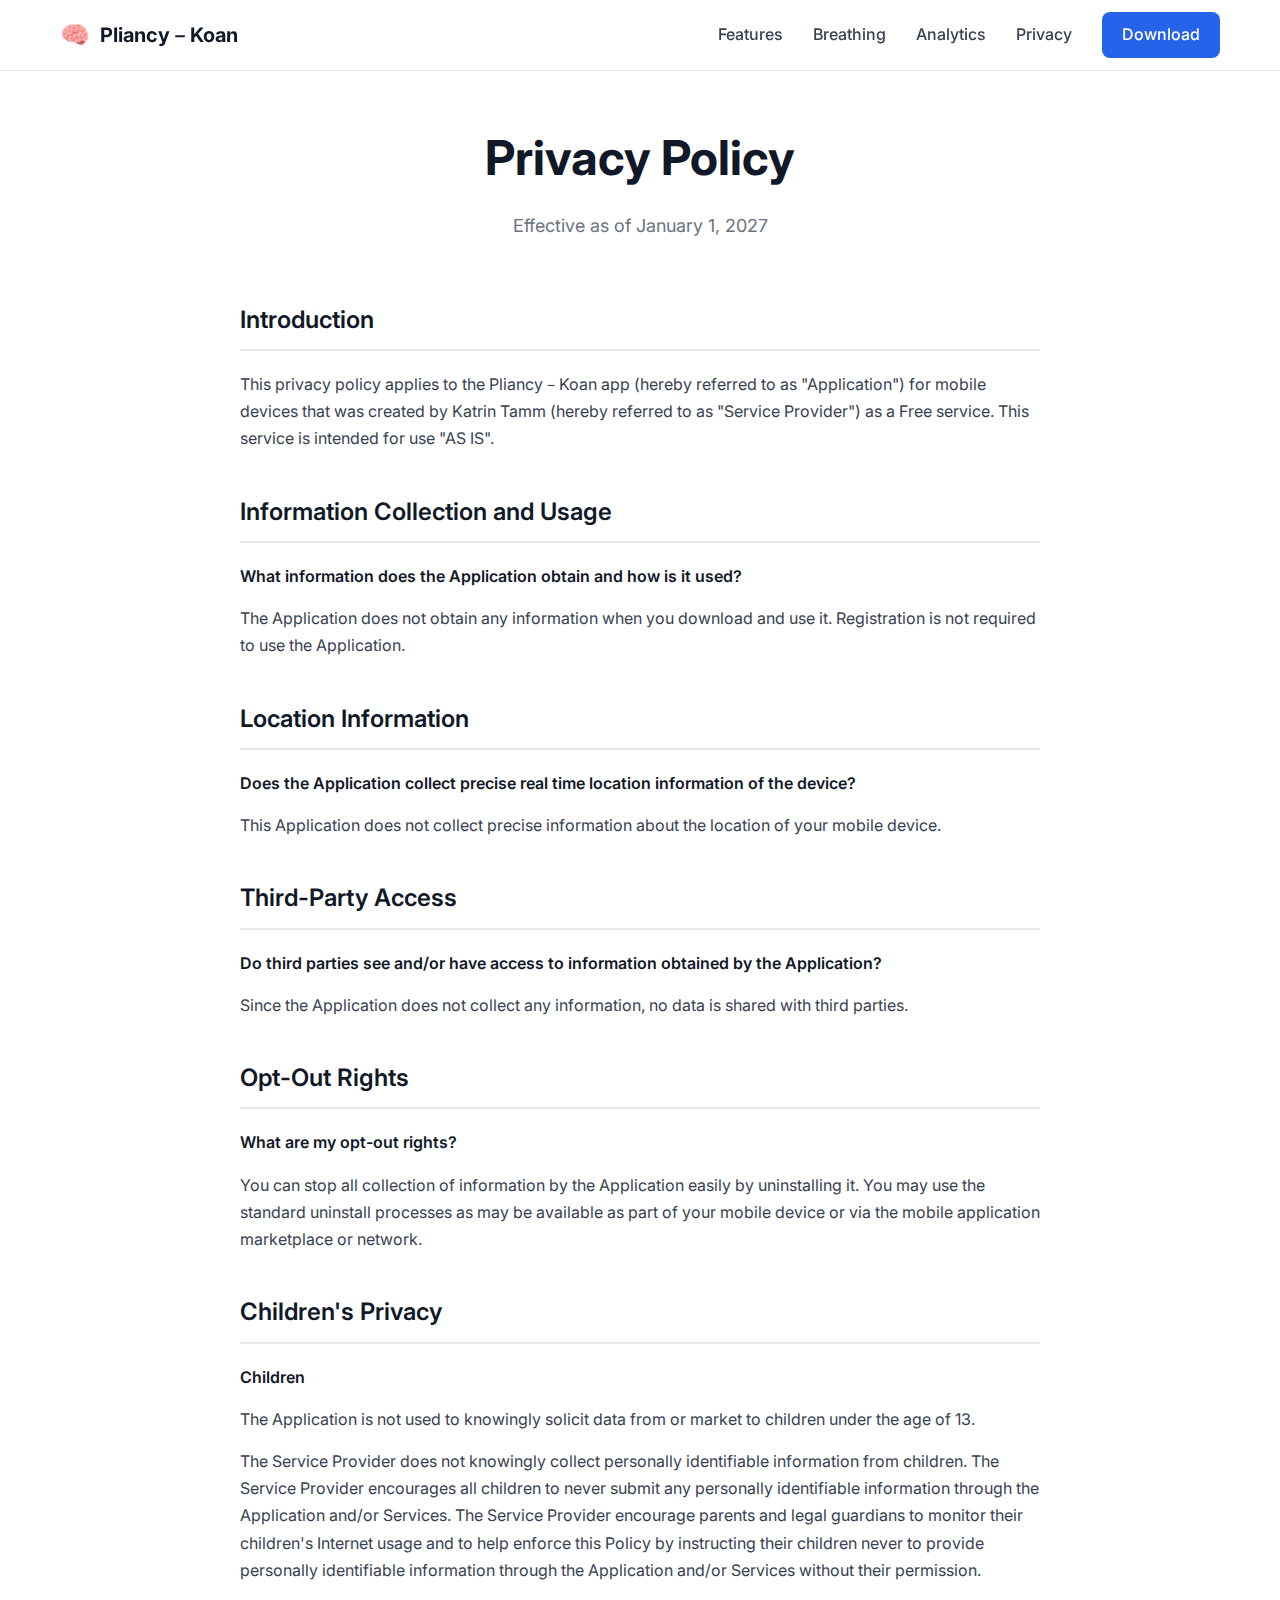
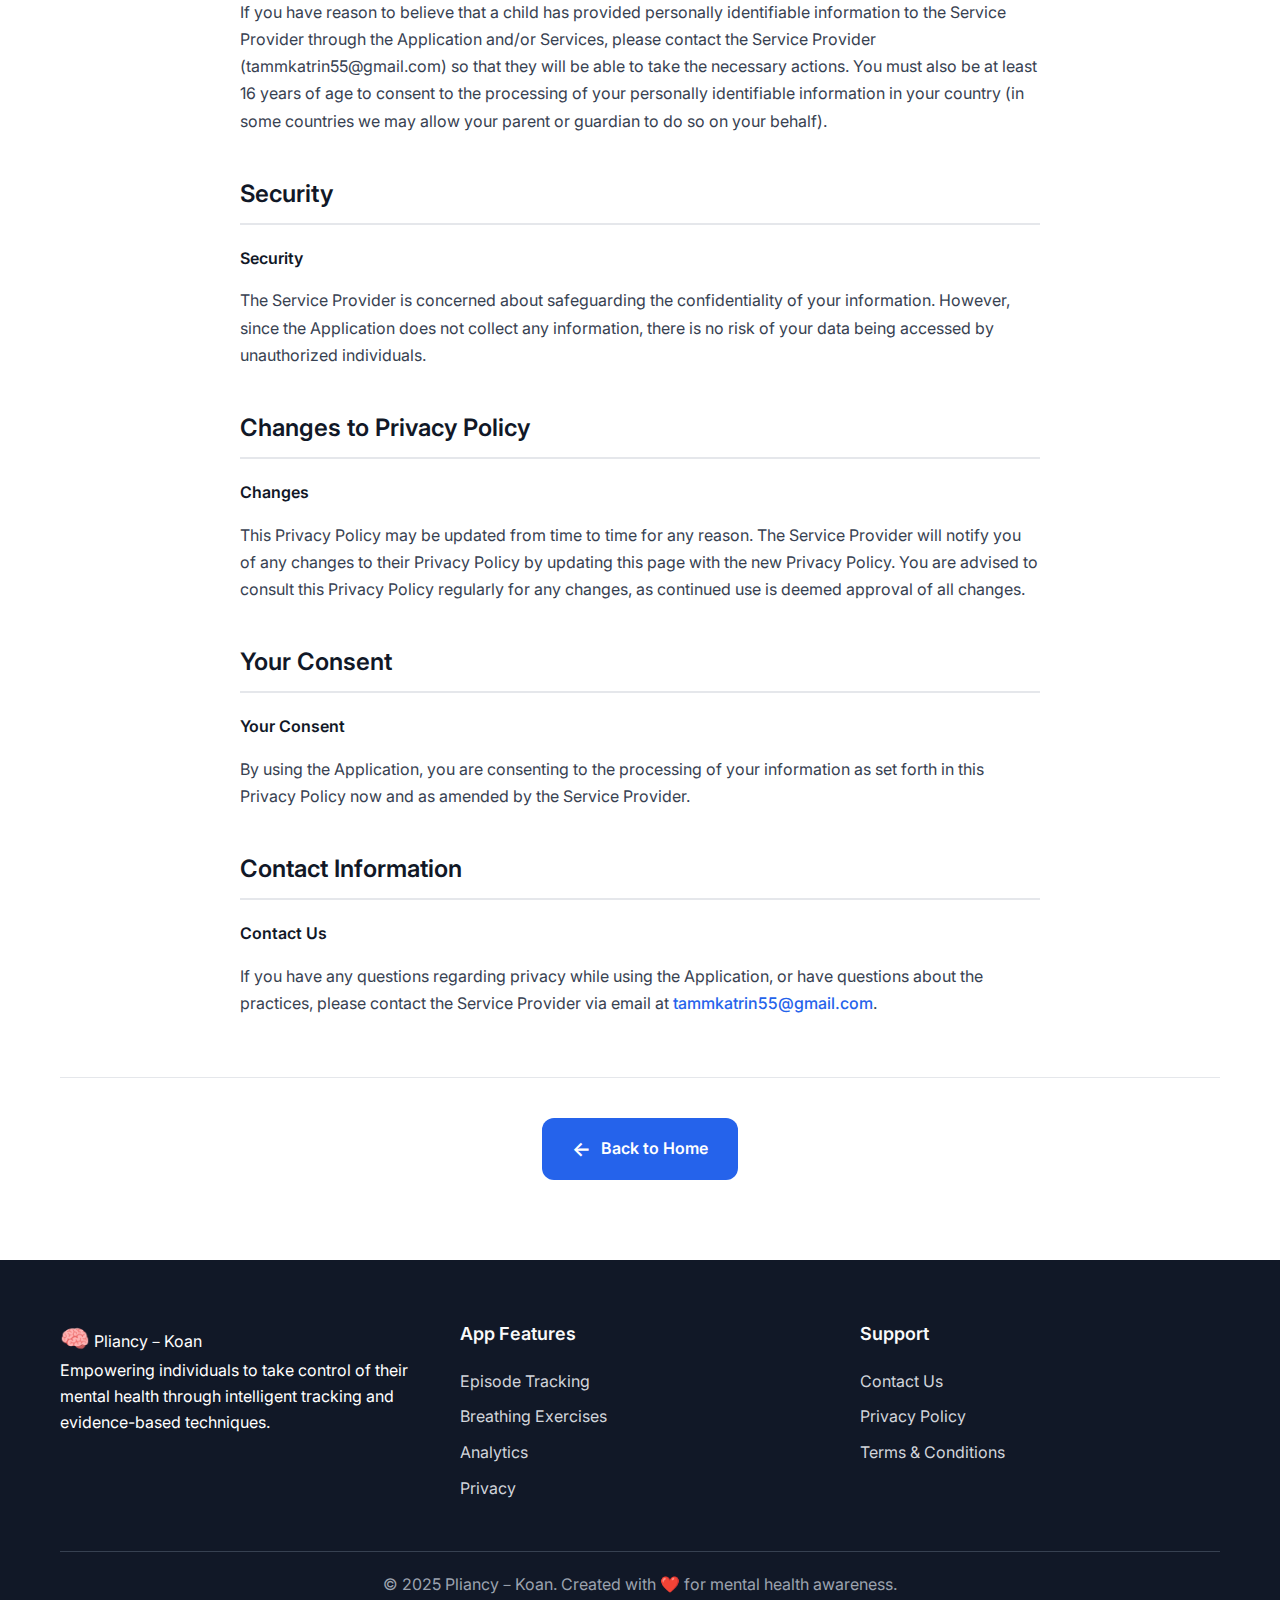
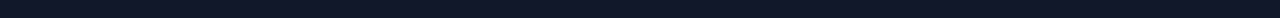
<file: privacy-policy.html>
<!DOCTYPE html>
<html lang="en">
<head>
    <meta charset="UTF-8">
    <meta name="viewport" content="width=device-width, initial-scale=1.0">
    <title>Privacy Policy - Pliancy－Koan</title>
    <meta name="description" content="Privacy Policy for Pliancy－Koan - Mental Health Tracking App">
    <link rel="stylesheet" href="styles.css">
    <link href="https://fonts.googleapis.com/css2?family=Inter:wght@300;400;500;600;700&display=swap" rel="stylesheet">
    <link rel="icon" type="image/png" href="icon.png">
</head>
<body>
    <!-- Navigation -->
    <nav class="navbar">
        <div class="nav-container">
            <div class="nav-logo">
                <a href="index.html" style="text-decoration: none; color: inherit; display: flex; align-items: center; gap: 10px;">
                    <span class="logo-icon">🧠</span>
                    <span class="logo-text">Pliancy－Koan</span>
                </a>
            </div>
            <div class="nav-links">
                <a href="index.html#features">Features</a>
                <a href="index.html#breathing">Breathing</a>
                <a href="index.html#analytics">Analytics</a>
                <a href="index.html#privacy">Privacy</a>
                <a href="index.html#download" class="cta-button">Download</a>
            </div>
            <div class="nav-toggle" id="navToggle">
                <span></span>
                <span></span>
                <span></span>
            </div>
        </div>
    </nav>

    <!-- Privacy Policy Content -->
    <section class="privacy-content">
        <div class="container">
            <div class="content-header">
                <h1>Privacy Policy</h1>
                <p>Effective as of January 1, 2027</p>
            </div>
            
            <div class="content-body">
                <div class="policy-section">
                    <h2>Introduction</h2>
                    <p>This privacy policy applies to the Pliancy－Koan app (hereby referred to as "Application") for mobile devices that was created by Katrin Tamm (hereby referred to as "Service Provider") as a Free service. This service is intended for use "AS IS".</p>
                </div>

                <div class="policy-section">
                    <h2>Information Collection and Usage</h2>
                    <p><strong>What information does the Application obtain and how is it used?</strong></p>
                    <p>The Application does not obtain any information when you download and use it. Registration is not required to use the Application.</p>
                </div>

                <div class="policy-section">
                    <h2>Location Information</h2>
                    <p><strong>Does the Application collect precise real time location information of the device?</strong></p>
                    <p>This Application does not collect precise information about the location of your mobile device.</p>
                </div>

                <div class="policy-section">
                    <h2>Third-Party Access</h2>
                    <p><strong>Do third parties see and/or have access to information obtained by the Application?</strong></p>
                    <p>Since the Application does not collect any information, no data is shared with third parties.</p>
                </div>

                <div class="policy-section">
                    <h2>Opt-Out Rights</h2>
                    <p><strong>What are my opt-out rights?</strong></p>
                    <p>You can stop all collection of information by the Application easily by uninstalling it. You may use the standard uninstall processes as may be available as part of your mobile device or via the mobile application marketplace or network.</p>
                </div>

                <div class="policy-section">
                    <h2>Children's Privacy</h2>
                    <p><strong>Children</strong></p>
                    <p>The Application is not used to knowingly solicit data from or market to children under the age of 13.</p>
                    <p>The Service Provider does not knowingly collect personally identifiable information from children. The Service Provider encourages all children to never submit any personally identifiable information through the Application and/or Services. The Service Provider encourage parents and legal guardians to monitor their children's Internet usage and to help enforce this Policy by instructing their children never to provide personally identifiable information through the Application and/or Services without their permission.</p>
                    <p>If you have reason to believe that a child has provided personally identifiable information to the Service Provider through the Application and/or Services, please contact the Service Provider (tammkatrin55@gmail.com) so that they will be able to take the necessary actions. You must also be at least 16 years of age to consent to the processing of your personally identifiable information in your country (in some countries we may allow your parent or guardian to do so on your behalf).</p>
                </div>

                <div class="policy-section">
                    <h2>Security</h2>
                    <p><strong>Security</strong></p>
                    <p>The Service Provider is concerned about safeguarding the confidentiality of your information. However, since the Application does not collect any information, there is no risk of your data being accessed by unauthorized individuals.</p>
                </div>

                <div class="policy-section">
                    <h2>Changes to Privacy Policy</h2>
                    <p><strong>Changes</strong></p>
                    <p>This Privacy Policy may be updated from time to time for any reason. The Service Provider will notify you of any changes to their Privacy Policy by updating this page with the new Privacy Policy. You are advised to consult this Privacy Policy regularly for any changes, as continued use is deemed approval of all changes.</p>
                </div>

                <div class="policy-section">
                    <h2>Your Consent</h2>
                    <p><strong>Your Consent</strong></p>
                    <p>By using the Application, you are consenting to the processing of your information as set forth in this Privacy Policy now and as amended by the Service Provider.</p>
                </div>

                <div class="policy-section">
                    <h2>Contact Information</h2>
                    <p><strong>Contact Us</strong></p>
                    <p>If you have any questions regarding privacy while using the Application, or have questions about the practices, please contact the Service Provider via email at <a href="mailto:tammkatrin55@gmail.com">tammkatrin55@gmail.com</a>.</p>
                </div>
            </div>

            <div class="content-footer">
                <a href="index.html" class="back-button">
                    <span class="button-icon">←</span>
                    Back to Home
                </a>
            </div>
        </div>
    </section>

    <!-- Footer -->
    <footer class="footer">
        <div class="container">
            <div class="footer-content">
                <div class="footer-section">
                    <div class="footer-logo">
                        <span class="logo-icon">🧠</span>
                        <span class="logo-text">Pliancy－Koan</span>
                    </div>
                    <p>Empowering individuals to take control of their mental health through intelligent tracking and evidence-based techniques.</p>
                </div>
                <div class="footer-section">
                    <h4>App Features</h4>
                    <ul>
                        <li><a href="index.html#features">Episode Tracking</a></li>
                        <li><a href="index.html#breathing">Breathing Exercises</a></li>
                        <li><a href="index.html#analytics">Analytics</a></li>
                        <li><a href="index.html#privacy">Privacy</a></li>
                    </ul>
                </div>
                <div class="footer-section">
                    <h4>Support</h4>
                    <ul>
                        <li><a href="mailto:tammkatrin55@gmail.com">Contact Us</a></li>
                        <li><a href="privacy-policy.html">Privacy Policy</a></li>
                        <li><a href="terms-and-conditions.html">Terms & Conditions</a></li>
                    </ul>
                </div>
            </div>
            <div class="footer-bottom">
                <p>&copy; 2025 Pliancy－Koan. Created with ❤️ for mental health awareness.</p>
            </div>
        </div>
    </footer>

    <script src="script.js"></script>
</body>
</html>
</file>
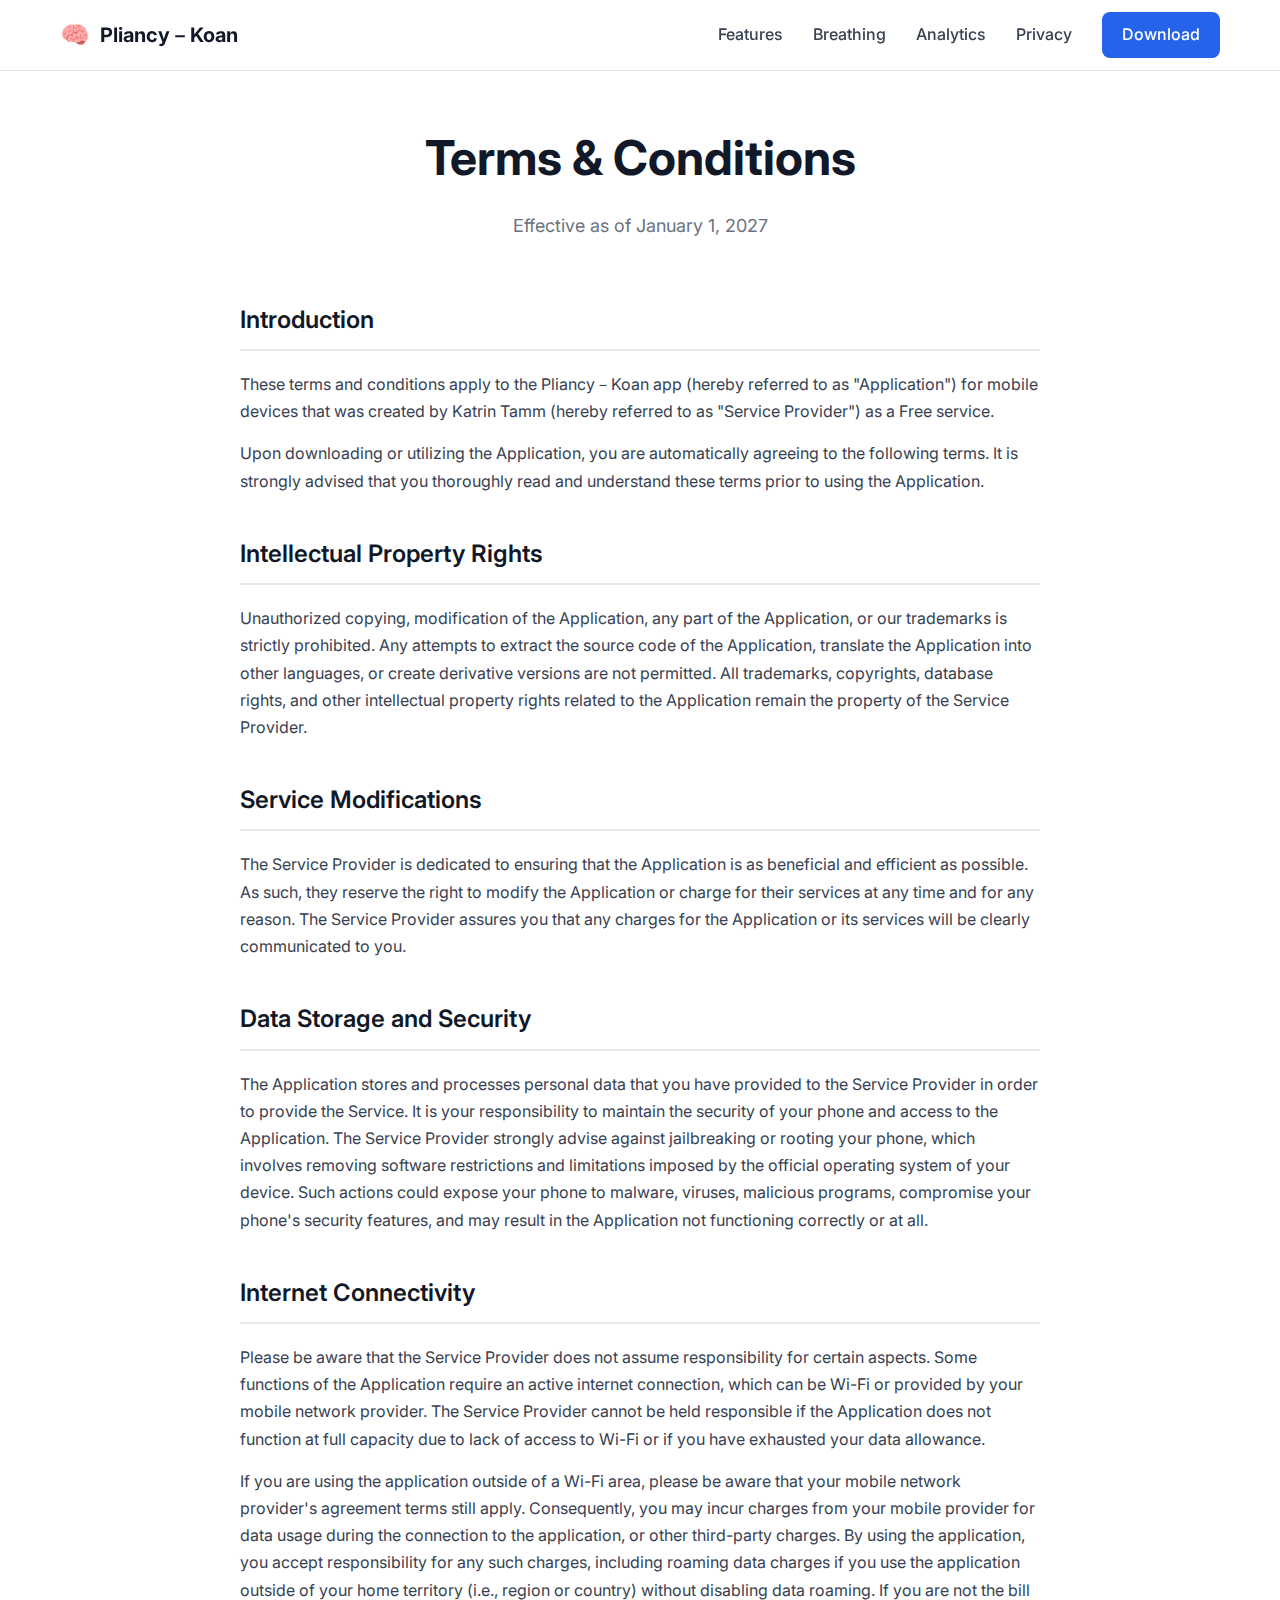
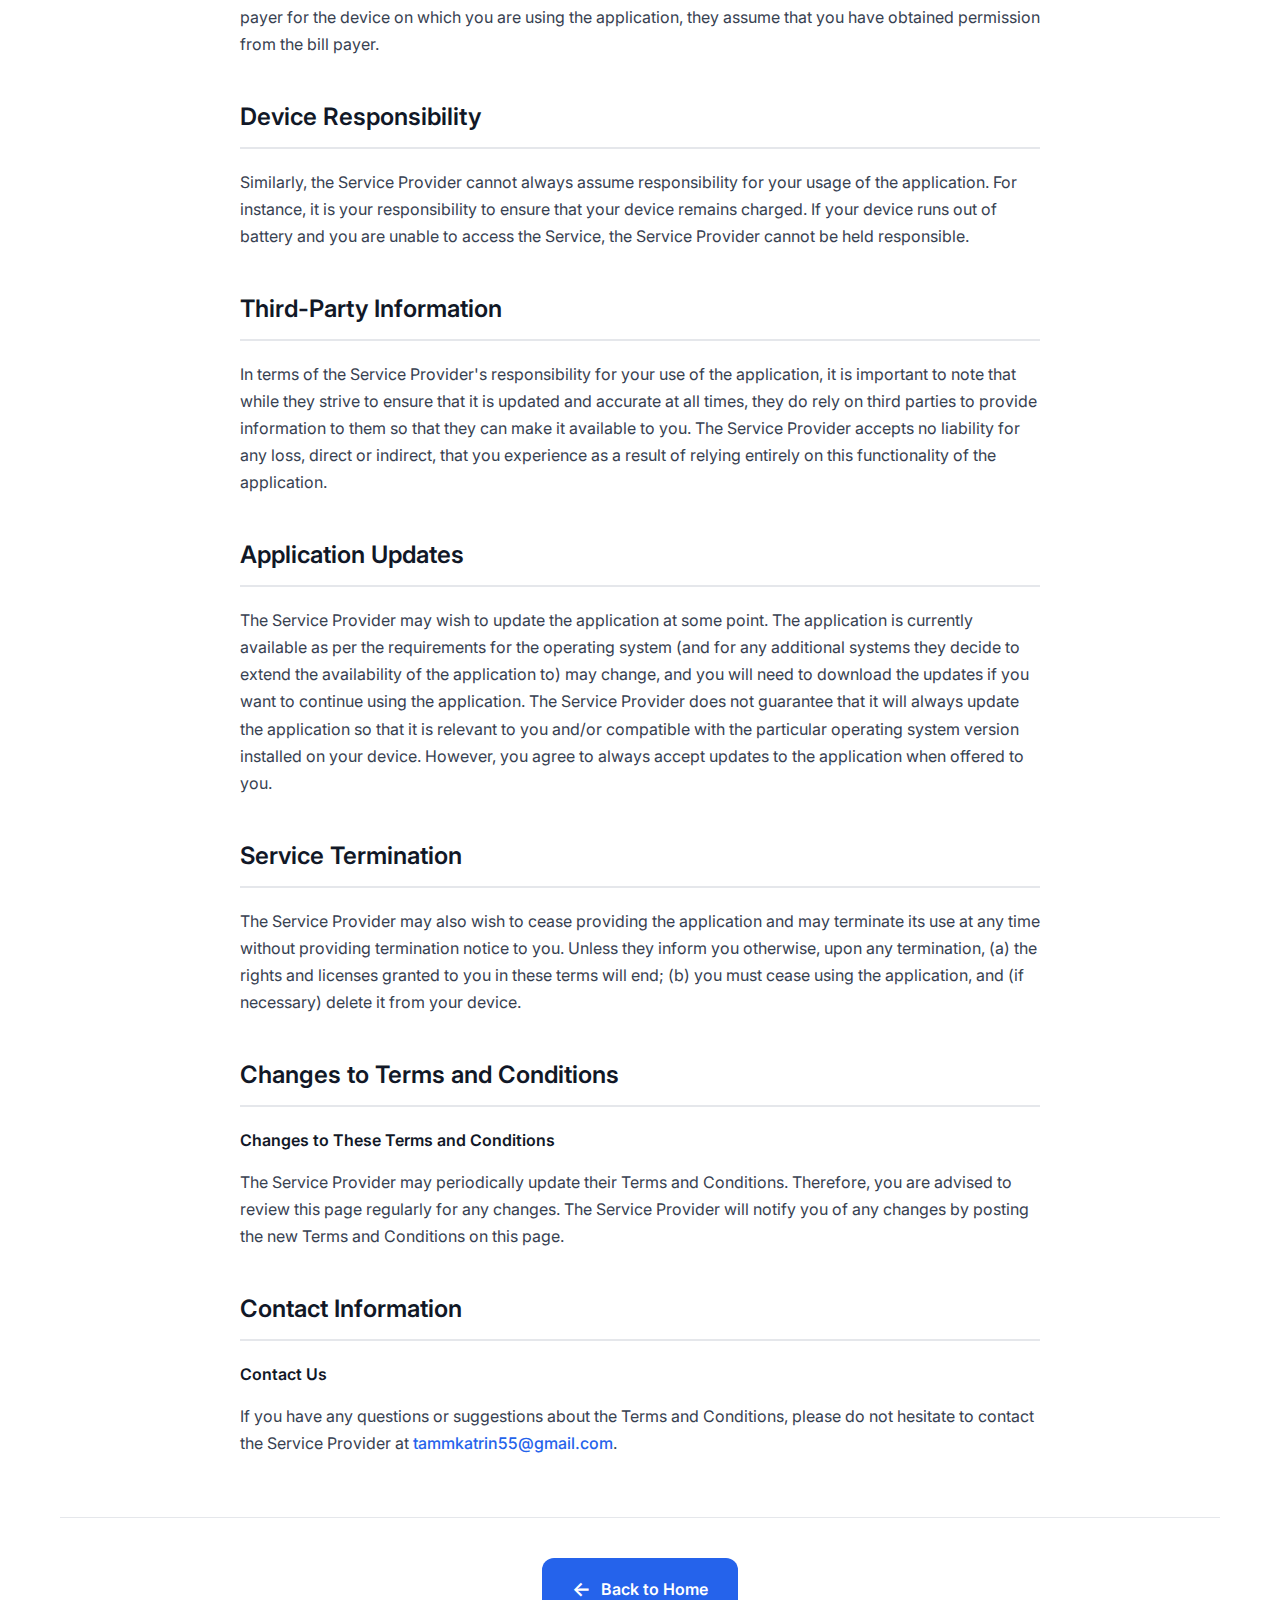
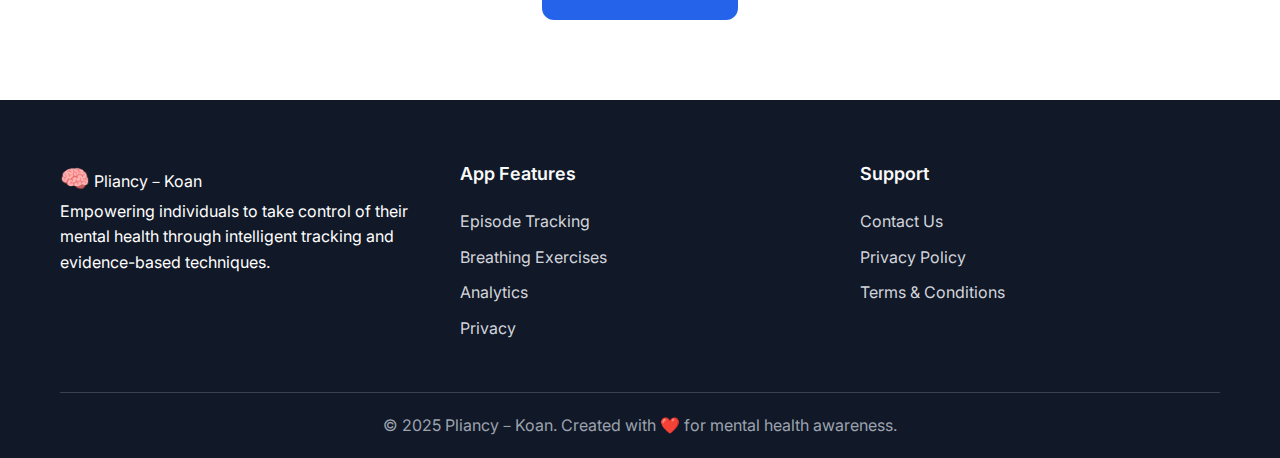
<file: terms-and-conditions.html>
<!DOCTYPE html>
<html lang="en">
<head>
    <meta charset="UTF-8">
    <meta name="viewport" content="width=device-width, initial-scale=1.0">
    <title>Terms & Conditions - Pliancy－Koan</title>
    <meta name="description" content="Terms & Conditions for Pliancy－Koan - Mental Health Tracking App">
    <link rel="stylesheet" href="styles.css">
    <link href="https://fonts.googleapis.com/css2?family=Inter:wght@300;400;500;600;700&display=swap" rel="stylesheet">
    <link rel="icon" type="image/png" href="icon.png">
</head>
<body>
    <!-- Navigation -->
    <nav class="navbar">
        <div class="nav-container">
            <div class="nav-logo">
                <a href="index.html" style="text-decoration: none; color: inherit; display: flex; align-items: center; gap: 10px;">
                    <span class="logo-icon">🧠</span>
                    <span class="logo-text">Pliancy－Koan</span>
                </a>
            </div>
            <div class="nav-links">
                <a href="index.html#features">Features</a>
                <a href="index.html#breathing">Breathing</a>
                <a href="index.html#analytics">Analytics</a>
                <a href="index.html#privacy">Privacy</a>
                <a href="index.html#download" class="cta-button">Download</a>
            </div>
            <div class="nav-toggle" id="navToggle">
                <span></span>
                <span></span>
                <span></span>
            </div>
        </div>
    </nav>

    <!-- Terms & Conditions Content -->
    <section class="terms-content">
        <div class="container">
            <div class="content-header">
                <h1>Terms & Conditions</h1>
                <p>Effective as of January 1, 2027</p>
            </div>
            
            <div class="content-body">
                <div class="terms-section">
                    <h2>Introduction</h2>
                    <p>These terms and conditions apply to the Pliancy－Koan app (hereby referred to as "Application") for mobile devices that was created by Katrin Tamm (hereby referred to as "Service Provider") as a Free service.</p>
                    <p>Upon downloading or utilizing the Application, you are automatically agreeing to the following terms. It is strongly advised that you thoroughly read and understand these terms prior to using the Application.</p>
                </div>

                <div class="terms-section">
                    <h2>Intellectual Property Rights</h2>
                    <p>Unauthorized copying, modification of the Application, any part of the Application, or our trademarks is strictly prohibited. Any attempts to extract the source code of the Application, translate the Application into other languages, or create derivative versions are not permitted. All trademarks, copyrights, database rights, and other intellectual property rights related to the Application remain the property of the Service Provider.</p>
                </div>

                <div class="terms-section">
                    <h2>Service Modifications</h2>
                    <p>The Service Provider is dedicated to ensuring that the Application is as beneficial and efficient as possible. As such, they reserve the right to modify the Application or charge for their services at any time and for any reason. The Service Provider assures you that any charges for the Application or its services will be clearly communicated to you.</p>
                </div>

                <div class="terms-section">
                    <h2>Data Storage and Security</h2>
                    <p>The Application stores and processes personal data that you have provided to the Service Provider in order to provide the Service. It is your responsibility to maintain the security of your phone and access to the Application. The Service Provider strongly advise against jailbreaking or rooting your phone, which involves removing software restrictions and limitations imposed by the official operating system of your device. Such actions could expose your phone to malware, viruses, malicious programs, compromise your phone's security features, and may result in the Application not functioning correctly or at all.</p>
                </div>

                <div class="terms-section">
                    <h2>Internet Connectivity</h2>
                    <p>Please be aware that the Service Provider does not assume responsibility for certain aspects. Some functions of the Application require an active internet connection, which can be Wi-Fi or provided by your mobile network provider. The Service Provider cannot be held responsible if the Application does not function at full capacity due to lack of access to Wi-Fi or if you have exhausted your data allowance.</p>
                    <p>If you are using the application outside of a Wi-Fi area, please be aware that your mobile network provider's agreement terms still apply. Consequently, you may incur charges from your mobile provider for data usage during the connection to the application, or other third-party charges. By using the application, you accept responsibility for any such charges, including roaming data charges if you use the application outside of your home territory (i.e., region or country) without disabling data roaming. If you are not the bill payer for the device on which you are using the application, they assume that you have obtained permission from the bill payer.</p>
                </div>

                <div class="terms-section">
                    <h2>Device Responsibility</h2>
                    <p>Similarly, the Service Provider cannot always assume responsibility for your usage of the application. For instance, it is your responsibility to ensure that your device remains charged. If your device runs out of battery and you are unable to access the Service, the Service Provider cannot be held responsible.</p>
                </div>

                <div class="terms-section">
                    <h2>Third-Party Information</h2>
                    <p>In terms of the Service Provider's responsibility for your use of the application, it is important to note that while they strive to ensure that it is updated and accurate at all times, they do rely on third parties to provide information to them so that they can make it available to you. The Service Provider accepts no liability for any loss, direct or indirect, that you experience as a result of relying entirely on this functionality of the application.</p>
                </div>

                <div class="terms-section">
                    <h2>Application Updates</h2>
                    <p>The Service Provider may wish to update the application at some point. The application is currently available as per the requirements for the operating system (and for any additional systems they decide to extend the availability of the application to) may change, and you will need to download the updates if you want to continue using the application. The Service Provider does not guarantee that it will always update the application so that it is relevant to you and/or compatible with the particular operating system version installed on your device. However, you agree to always accept updates to the application when offered to you.</p>
                </div>

                <div class="terms-section">
                    <h2>Service Termination</h2>
                    <p>The Service Provider may also wish to cease providing the application and may terminate its use at any time without providing termination notice to you. Unless they inform you otherwise, upon any termination, (a) the rights and licenses granted to you in these terms will end; (b) you must cease using the application, and (if necessary) delete it from your device.</p>
                </div>

                <div class="terms-section">
                    <h2>Changes to Terms and Conditions</h2>
                    <p><strong>Changes to These Terms and Conditions</strong></p>
                    <p>The Service Provider may periodically update their Terms and Conditions. Therefore, you are advised to review this page regularly for any changes. The Service Provider will notify you of any changes by posting the new Terms and Conditions on this page.</p>
                </div>

                <div class="terms-section">
                    <h2>Contact Information</h2>
                    <p><strong>Contact Us</strong></p>
                    <p>If you have any questions or suggestions about the Terms and Conditions, please do not hesitate to contact the Service Provider at <a href="mailto:tammkatrin55@gmail.com">tammkatrin55@gmail.com</a>.</p>
                </div>
            </div>

            <div class="content-footer">
                <a href="index.html" class="back-button">
                    <span class="button-icon">←</span>
                    Back to Home
                </a>
            </div>
        </div>
    </section>

    <!-- Footer -->
    <footer class="footer">
        <div class="container">
            <div class="footer-content">
                <div class="footer-section">
                    <div class="footer-logo">
                        <span class="logo-icon">🧠</span>
                        <span class="logo-text">Pliancy－Koan</span>
                    </div>
                    <p>Empowering individuals to take control of their mental health through intelligent tracking and evidence-based techniques.</p>
                </div>
                <div class="footer-section">
                    <h4>App Features</h4>
                    <ul>
                        <li><a href="index.html#features">Episode Tracking</a></li>
                        <li><a href="index.html#breathing">Breathing Exercises</a></li>
                        <li><a href="index.html#analytics">Analytics</a></li>
                        <li><a href="index.html#privacy">Privacy</a></li>
                    </ul>
                </div>
                <div class="footer-section">
                    <h4>Support</h4>
                    <ul>
                        <li><a href="mailto:tammkatrin55@gmail.com">Contact Us</a></li>
                        <li><a href="privacy-policy.html">Privacy Policy</a></li>
                        <li><a href="terms-and-conditions.html">Terms & Conditions</a></li>
                    </ul>
                </div>
            </div>
            <div class="footer-bottom">
                <p>&copy; 2025 Pliancy－Koan. Created with ❤️ for mental health awareness.</p>
            </div>
        </div>
    </footer>

    <script src="script.js"></script>
</body>
</html>
</file>
<file: styles.css>
/* Reset and Base Styles */
* {
    margin: 0;
    padding: 0;
    box-sizing: border-box;
}

html {
    scroll-behavior: smooth;
}

body {
    font-family: 'Inter', -apple-system, BlinkMacSystemFont, 'Segoe UI', Roboto, sans-serif;
    line-height: 1.6;
    color: #111827;
    background-color: #F8FAFC;
}

.container {
    max-width: 1200px;
    margin: 0 auto;
    padding: 0 20px;
}

/* Navigation */
.navbar {
    position: fixed;
    top: 0;
    width: 100%;
    background: rgba(255, 255, 255, 0.95);
    backdrop-filter: blur(10px);
    border-bottom: 1px solid rgba(0, 0, 0, 0.1);
    z-index: 1000;
    transition: all 0.3s ease;
}

.nav-container {
    max-width: 1200px;
    margin: 0 auto;
    padding: 0 20px;
    display: flex;
    justify-content: space-between;
    align-items: center;
    height: 70px;
}

.nav-logo {
    display: flex;
    align-items: center;
    gap: 10px;
    font-weight: 700;
    font-size: 1.25rem;
}

.logo-icon {
    font-size: 1.5rem;
}

.nav-links {
    display: flex;
    align-items: center;
    gap: 30px;
}

.nav-links a {
    text-decoration: none;
    color: #374151;
    font-weight: 500;
    transition: color 0.3s ease;
}

.nav-links a:hover {
    color: #2563EB;
}

.cta-button {
    background: #2563EB;
    color: white !important;
    padding: 10px 20px;
    border-radius: 8px;
    transition: background-color 0.3s ease;
}

.cta-button:hover {
    background: #1D4ED8;
}

.nav-toggle {
    display: none;
    flex-direction: column;
    cursor: pointer;
    gap: 4px;
}

.nav-toggle span {
    width: 25px;
    height: 3px;
    background: #374151;
    transition: all 0.3s ease;
}

/* Hero Section */
.hero {
    padding: 120px 0 80px;
    background: linear-gradient(135deg, #2563EB 0%, #1D4ED8 100%);
    color: white;
    overflow: hidden;
}

.hero-container {
    max-width: 1200px;
    margin: 0 auto;
    padding: 0 20px;
    display: grid;
    grid-template-columns: 1fr 1fr;
    gap: 60px;
    align-items: center;
}

.hero-title {
    font-size: 3.5rem;
    font-weight: 700;
    line-height: 1.2;
    margin-bottom: 20px;
}

.hero-subtitle {
    display: block;
    font-size: 1.5rem;
    font-weight: 400;
    opacity: 0.9;
    margin-top: 10px;
}

.hero-description {
    font-size: 1.125rem;
    opacity: 0.9;
    margin-bottom: 40px;
    line-height: 1.7;
}

.hero-buttons {
    display: flex;
    gap: 20px;
    flex-wrap: wrap;
}

.primary-button, .secondary-button {
    display: flex;
    align-items: center;
    gap: 10px;
    padding: 15px 30px;
    border-radius: 12px;
    text-decoration: none;
    font-weight: 600;
    transition: all 0.3s ease;
    border: 2px solid transparent;
}

.primary-button {
    background: white;
    color: #2563EB;
}

.primary-button:hover {
    transform: translateY(-2px);
    box-shadow: 0 10px 25px rgba(0, 0, 0, 0.2);
}

.secondary-button {
    background: transparent;
    color: white;
    border-color: rgba(255, 255, 255, 0.3);
}

.secondary-button:hover {
    background: rgba(255, 255, 255, 0.1);
    border-color: rgba(255, 255, 255, 0.5);
}

.button-icon {
    font-size: 1.25rem;
}

/* App Mockup */
.app-mockup {
    display: flex;
    justify-content: center;
    align-items: center;
}

.mockup-screen {
    width: 280px;
    height: 500px;
    background: #1F2937;
    border-radius: 25px;
    padding: 20px;
    box-shadow: 0 20px 40px rgba(0, 0, 0, 0.3);
    position: relative;
}

.mockup-header {
    margin-bottom: 20px;
}

.mockup-status-bar {
    height: 20px;
    background: #374151;
    border-radius: 10px;
    margin-bottom: 10px;
}

.mockup-content {
    background: #F8FAFC;
    border-radius: 15px;
    padding: 20px;
    height: calc(100% - 50px);
}

.mockup-card {
    background: white;
    border-radius: 12px;
    padding: 20px;
    box-shadow: 0 4px 12px rgba(0, 0, 0, 0.1);
}

.mockup-card-header {
    display: flex;
    align-items: center;
    gap: 10px;
    margin-bottom: 15px;
}

.mockup-icon {
    font-size: 1.5rem;
}

.mockup-title {
    font-weight: 600;
    color: #374151;
}

.mockup-severity {
    display: flex;
    flex-direction: column;
    gap: 10px;
}

.severity-bar {
    width: 100%;
    height: 8px;
    background: #E5E7EB;
    border-radius: 4px;
    overflow: hidden;
}

.severity-fill {
    height: 100%;
    background: linear-gradient(90deg, #EF4444, #DC2626);
    border-radius: 4px;
    transition: width 0.3s ease;
}

.severity-text {
    font-size: 0.875rem;
    color: #6B7280;
    font-weight: 500;
}

/* Section Headers */
.section-header {
    text-align: center;
    margin-bottom: 60px;
}

.section-header h2 {
    font-size: 2.5rem;
    font-weight: 700;
    color: #111827;
    margin-bottom: 15px;
}

.section-header p {
    font-size: 1.125rem;
    color: #6B7280;
    max-width: 600px;
    margin: 0 auto;
}

/* Features Section */
.features {
    padding: 80px 0;
    background: white;
}

.features-grid {
    display: grid;
    grid-template-columns: repeat(auto-fit, minmax(350px, 1fr));
    gap: 30px;
}

.feature-card {
    background: white;
    padding: 30px;
    border-radius: 16px;
    box-shadow: 0 4px 20px rgba(0, 0, 0, 0.08);
    transition: all 0.3s ease;
    border: 1px solid rgba(0, 0, 0, 0.05);
}

.feature-card:hover {
    transform: translateY(-5px);
    box-shadow: 0 10px 30px rgba(0, 0, 0, 0.12);
}

.feature-icon {
    font-size: 2.5rem;
    margin-bottom: 20px;
    display: block;
}

.feature-card h3 {
    font-size: 1.25rem;
    font-weight: 600;
    color: #111827;
    margin-bottom: 15px;
}

.feature-card p {
    color: #6B7280;
    line-height: 1.6;
}

/* Breathing Section */
.breathing {
    padding: 80px 0;
    background: #F8FAFC;
}

.breathing-grid {
    display: grid;
    grid-template-columns: repeat(auto-fit, minmax(350px, 1fr));
    gap: 30px;
}

.breathing-card {
    background: white;
    padding: 30px;
    border-radius: 16px;
    box-shadow: 0 4px 20px rgba(0, 0, 0, 0.08);
    transition: all 0.3s ease;
    border: 1px solid rgba(0, 0, 0, 0.05);
}

.breathing-card:hover {
    transform: translateY(-5px);
    box-shadow: 0 10px 30px rgba(0, 0, 0, 0.12);
}

.breathing-header {
    display: flex;
    align-items: center;
    gap: 15px;
    margin-bottom: 20px;
    flex-wrap: wrap;
}

.breathing-icon {
    font-size: 2rem;
}

.breathing-card h3 {
    font-size: 1.25rem;
    font-weight: 600;
    color: #111827;
    flex: 1;
}

.breathing-tag {
    background: #2563EB;
    color: white;
    padding: 4px 12px;
    border-radius: 20px;
    font-size: 0.75rem;
    font-weight: 600;
    text-transform: uppercase;
}

.breathing-card.emergency .breathing-tag {
    background: #DC2626;
}

.breathing-card.stabilization .breathing-tag {
    background: #10B981;
}

.breathing-card.deep .breathing-tag {
    background: #7C3AED;
}

.breathing-card p {
    color: #6B7280;
    margin-bottom: 25px;
    line-height: 1.6;
}

.breathing-pattern {
    display: flex;
    gap: 15px;
    justify-content: center;
    flex-wrap: wrap;
}

.pattern-step {
    display: flex;
    flex-direction: column;
    align-items: center;
    gap: 5px;
}

.step-number {
    width: 40px;
    height: 40px;
    background: #2563EB;
    color: white;
    border-radius: 50%;
    display: flex;
    align-items: center;
    justify-content: center;
    font-weight: 600;
    font-size: 1.125rem;
}

.step-text {
    font-size: 0.75rem;
    color: #6B7280;
    font-weight: 500;
    text-align: center;
}

/* Analytics Section */
.analytics {
    padding: 80px 0;
    background: white;
}

.analytics-grid {
    display: grid;
    grid-template-columns: repeat(auto-fit, minmax(280px, 1fr));
    gap: 30px;
}

.analytics-card {
    background: white;
    padding: 30px;
    border-radius: 16px;
    box-shadow: 0 4px 20px rgba(0, 0, 0, 0.08);
    transition: all 0.3s ease;
    border: 1px solid rgba(0, 0, 0, 0.05);
}

.analytics-card:hover {
    transform: translateY(-5px);
    box-shadow: 0 10px 30px rgba(0, 0, 0, 0.12);
}

.analytics-icon {
    font-size: 2.5rem;
    margin-bottom: 20px;
    display: block;
}

.analytics-card h3 {
    font-size: 1.25rem;
    font-weight: 600;
    color: #111827;
    margin-bottom: 20px;
}

.analytics-card ul {
    list-style: none;
    padding: 0;
}

.analytics-card li {
    color: #6B7280;
    margin-bottom: 10px;
    padding-left: 20px;
    position: relative;
}

.analytics-card li::before {
    content: "•";
    color: #2563EB;
    font-weight: bold;
    position: absolute;
    left: 0;
}

/* Download Section */
.download {
    padding: 80px 0;
    background: linear-gradient(135deg, #2563EB 0%, #1D4ED8 100%);
    color: white;
    text-align: center;
}

.download-content h2 {
    font-size: 2.5rem;
    font-weight: 700;
    margin-bottom: 20px;
}

.download-content p {
    font-size: 1.125rem;
    opacity: 0.9;
    margin-bottom: 40px;
    max-width: 600px;
    margin-left: auto;
    margin-right: auto;
}

.download-buttons {
    display: flex;
    justify-content: center;
    gap: 20px;
    margin-bottom: 40px;
    flex-wrap: wrap;
}

.app-store-badge {
    display: inline-block;
    transition: transform 0.3s ease;
}

.app-store-badge:hover {
    transform: translateY(-2px);
}

.app-store-badge img {
    border-radius: 8px;
    box-shadow: 0 4px 12px rgba(0, 0, 0, 0.15);
}

.download-features {
    display: flex;
    justify-content: center;
    gap: 30px;
    flex-wrap: wrap;
}

.feature-item {
    display: flex;
    align-items: center;
    gap: 10px;
    font-weight: 500;
}

.feature-check {
    color: #10B981;
    font-weight: bold;
    font-size: 1.125rem;
}

/* Privacy Section */
.privacy {
    padding: 80px 0;
    background: #F8FAFC;
}

.privacy-grid {
    display: grid;
    grid-template-columns: repeat(auto-fit, minmax(280px, 1fr));
    gap: 30px;
    margin-bottom: 40px;
}

.privacy-card {
    background: white;
    padding: 30px;
    border-radius: 16px;
    box-shadow: 0 4px 20px rgba(0, 0, 0, 0.08);
    transition: all 0.3s ease;
    border: 1px solid rgba(0, 0, 0, 0.05);
    text-align: center;
}

.privacy-card:hover {
    transform: translateY(-5px);
    box-shadow: 0 10px 30px rgba(0, 0, 0, 0.12);
}

.privacy-icon {
    font-size: 2.5rem;
    margin-bottom: 20px;
    display: block;
}

.privacy-card h3 {
    font-size: 1.25rem;
    font-weight: 600;
    color: #111827;
    margin-bottom: 15px;
}

.privacy-card p {
    color: #6B7280;
    line-height: 1.6;
}

.privacy-links {
    display: flex;
    justify-content: center;
    gap: 30px;
    flex-wrap: wrap;
}

.privacy-link {
    color: #2563EB;
    text-decoration: none;
    font-weight: 500;
    padding: 10px 20px;
    border: 2px solid #2563EB;
    border-radius: 8px;
    transition: all 0.3s ease;
}

.privacy-link:hover {
    background: #2563EB;
    color: white;
}

/* Footer */
.footer {
    background: #111827;
    color: white;
    padding: 60px 0 20px;
}

.footer-content {
    display: grid;
    grid-template-columns: repeat(auto-fit, minmax(250px, 1fr));
    gap: 40px;
    margin-bottom: 40px;
}

.footer-section h4 {
    font-size: 1.125rem;
    font-weight: 600;
    margin-bottom: 20px;
    color: #F9FAFB;
}

.footer-section ul {
    list-style: none;
    padding: 0;
}

.footer-section li {
    margin-bottom: 10px;
}

.footer-section a {
    color: #D1D5DB;
    text-decoration: none;
    transition: color 0.3s ease;
}

.footer-section a:hover {
    color: #2563EB;
}

.footer-bottom {
    border-top: 1px solid #374151;
    padding-top: 20px;
    text-align: center;
    color: #9CA3AF;
}

/* Responsive Design */
@media (max-width: 768px) {
    .nav-links {
        display: none;
    }
    
    .nav-toggle {
        display: flex;
    }
    
    .hero-container {
        grid-template-columns: 1fr;
        text-align: center;
        gap: 40px;
    }
    
    .hero-title {
        font-size: 2.5rem;
    }
    
    .hero-subtitle {
        font-size: 1.25rem;
    }
    
    .hero-buttons {
        justify-content: center;
    }
    
    .section-header h2 {
        font-size: 2rem;
    }
    
    .features-grid,
    .breathing-grid,
    .analytics-grid,
    .privacy-grid {
        grid-template-columns: 1fr;
    }
    
    .download-buttons {
        flex-direction: column;
        align-items: center;
    }
    
    .download-features {
        flex-direction: column;
        align-items: center;
    }
    
    .footer-content {
        grid-template-columns: 1fr;
        text-align: center;
    }
}

@media (max-width: 480px) {
    .container {
        padding: 0 15px;
    }
    
    .hero {
        padding: 100px 0 60px;
    }
    
    .hero-title {
        font-size: 2rem;
    }
    
    .hero-description {
        font-size: 1rem;
    }
    
    .primary-button,
    .secondary-button {
        padding: 12px 24px;
        font-size: 0.875rem;
    }
    
    .feature-card,
    .breathing-card,
    .analytics-card,
    .privacy-card {
        padding: 20px;
    }
    
    .breathing-pattern {
        gap: 10px;
    }
    
    .step-number {
        width: 35px;
        height: 35px;
        font-size: 1rem;
    }
}

/* Animations */
@keyframes fadeInUp {
    from {
        opacity: 0;
        transform: translateY(30px);
    }
    to {
        opacity: 1;
        transform: translateY(0);
    }
}

.feature-card,
.breathing-card,
.analytics-card,
.privacy-card {
    animation: fadeInUp 0.6s ease forwards;
}

.feature-card:nth-child(1) { animation-delay: 0.1s; }
.feature-card:nth-child(2) { animation-delay: 0.2s; }
.feature-card:nth-child(3) { animation-delay: 0.3s; }
.feature-card:nth-child(4) { animation-delay: 0.4s; }
.feature-card:nth-child(5) { animation-delay: 0.5s; }
.feature-card:nth-child(6) { animation-delay: 0.6s; }

/* Privacy Policy and Terms Pages */
.privacy-content,
.terms-content {
    padding: 120px 0 80px;
    background: white;
}

.content-header {
    text-align: center;
    margin-bottom: 60px;
}

.content-header h1 {
    font-size: 3rem;
    font-weight: 700;
    color: #111827;
    margin-bottom: 15px;
}

.content-header p {
    font-size: 1.125rem;
    color: #6B7280;
}

.content-body {
    max-width: 800px;
    margin: 0 auto;
}

.policy-section,
.terms-section {
    margin-bottom: 40px;
}

.policy-section h2,
.terms-section h2 {
    font-size: 1.5rem;
    font-weight: 600;
    color: #111827;
    margin-bottom: 20px;
    padding-bottom: 10px;
    border-bottom: 2px solid #E5E7EB;
}

.policy-section p,
.terms-section p {
    color: #374151;
    line-height: 1.7;
    margin-bottom: 15px;
}

.policy-section strong,
.terms-section strong {
    color: #111827;
    font-weight: 600;
}

.policy-section a,
.terms-section a {
    color: #2563EB;
    text-decoration: none;
    font-weight: 500;
}

.policy-section a:hover,
.terms-section a:hover {
    text-decoration: underline;
}

.content-footer {
    text-align: center;
    margin-top: 60px;
    padding-top: 40px;
    border-top: 1px solid #E5E7EB;
}

.back-button {
    display: inline-flex;
    align-items: center;
    gap: 10px;
    background: #2563EB;
    color: white;
    padding: 15px 30px;
    border-radius: 12px;
    text-decoration: none;
    font-weight: 600;
    transition: all 0.3s ease;
}

.back-button:hover {
    background: #1D4ED8;
    transform: translateY(-2px);
    box-shadow: 0 10px 25px rgba(37, 99, 235, 0.3);
}

.back-button .button-icon {
    font-size: 1.25rem;
}

/* Responsive design for policy/terms pages */
@media (max-width: 768px) {
    .content-header h1 {
        font-size: 2.5rem;
    }
    
    .content-body {
        padding: 0 20px;
    }
    
    .policy-section h2,
    .terms-section h2 {
        font-size: 1.25rem;
    }
}

@media (max-width: 480px) {
    .content-header h1 {
        font-size: 2rem;
    }
    
    .content-body {
        padding: 0 15px;
    }
}

/* Smooth scrolling for older browsers */
@media (prefers-reduced-motion: no-preference) {
    html {
        scroll-behavior: smooth;
    }
}
</file>
